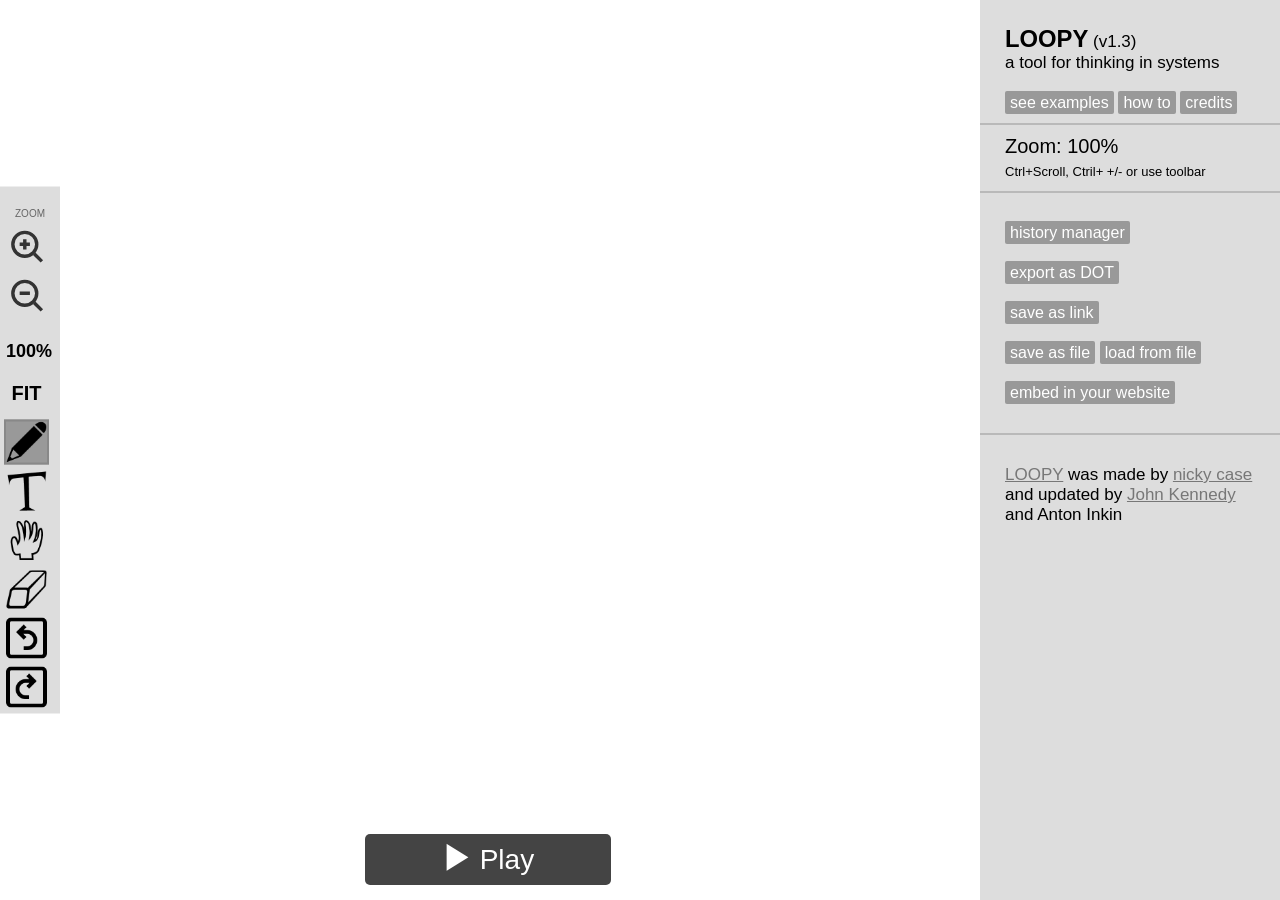
<file: v1.3/index.html>
<!doctype html>
<html>
<head>

    <!-- META -->
	<title>LOOPY (v1.3)</title>
    <meta content="text/html;charset=utf-8" http-equiv="Content-Type">
	<meta content="utf-8" http-equiv="encoding">
	<meta charset="utf-8">
	<link rel="icon" type="image/png" href="favicon.png">

    <!-- Styles! -->
	<link href="css/loopy.css" rel="stylesheet"/>
	<link href="css/balloon.css" rel="stylesheet"/>

</head>
<body style="opacity:0">

	<!-- Loopy & Ink -->
	<div id="canvasses"></div>

	<!-- The Tools' UI -->
	<div id="toolbar"></div>
	<div id="playbar"></div>
	<div id="sidebar"></div>

	<!-- MODAL -->
	<div id="modal_container">
		<div id="modal_bg"></div>
		<div id="modal">
			<div id="modal_close">[×] CLOSE</div>
			<div id="modal_page"></div>
		</div>
	</div>

</body>
</html>

<!-- Scripts! -->

<!-- Libraries -->
<script src="js/helpers.js"></script>
<script src="js/minpubsub.js"></script>
<script src="js/Mouse.js"></script>
<script src="js/Key.js"></script>

<!-- Core Simulation Code -->
<script src="js/Loopy.js?v=5"></script>
<script src="js/Model.js?v=3"></script>
<script src="js/Node.js?v=3"></script>
<script src="js/SplitNodeRenderer.js?"></script>
<script src="js/Edge.js?v=2"></script>
<script src="js/Label.js"></script>

<!-- Tools -->
<script src="js/PageUI.js"></script>
<script src="js/Sidebar.js?v=2"></script>
<script src="js/Toolbar.js"></script>
<script src="js/PlayControls.js"></script>
<script src="js/Modal.js?v=4"></script>
<script src="js/Ink.js"></script>
<script src="js/Dragger.js"></script>
<script src="js/Eraser.js"></script>
<script src="js/Labeller.js"></script>

<script src="js/HistoryTracker.js"></script>
<script src="js/History.js"></script>

<!-- Start it -->
<script>
window.onload = function(){
	window.loopy = new Loopy();
};
</script>
</file>
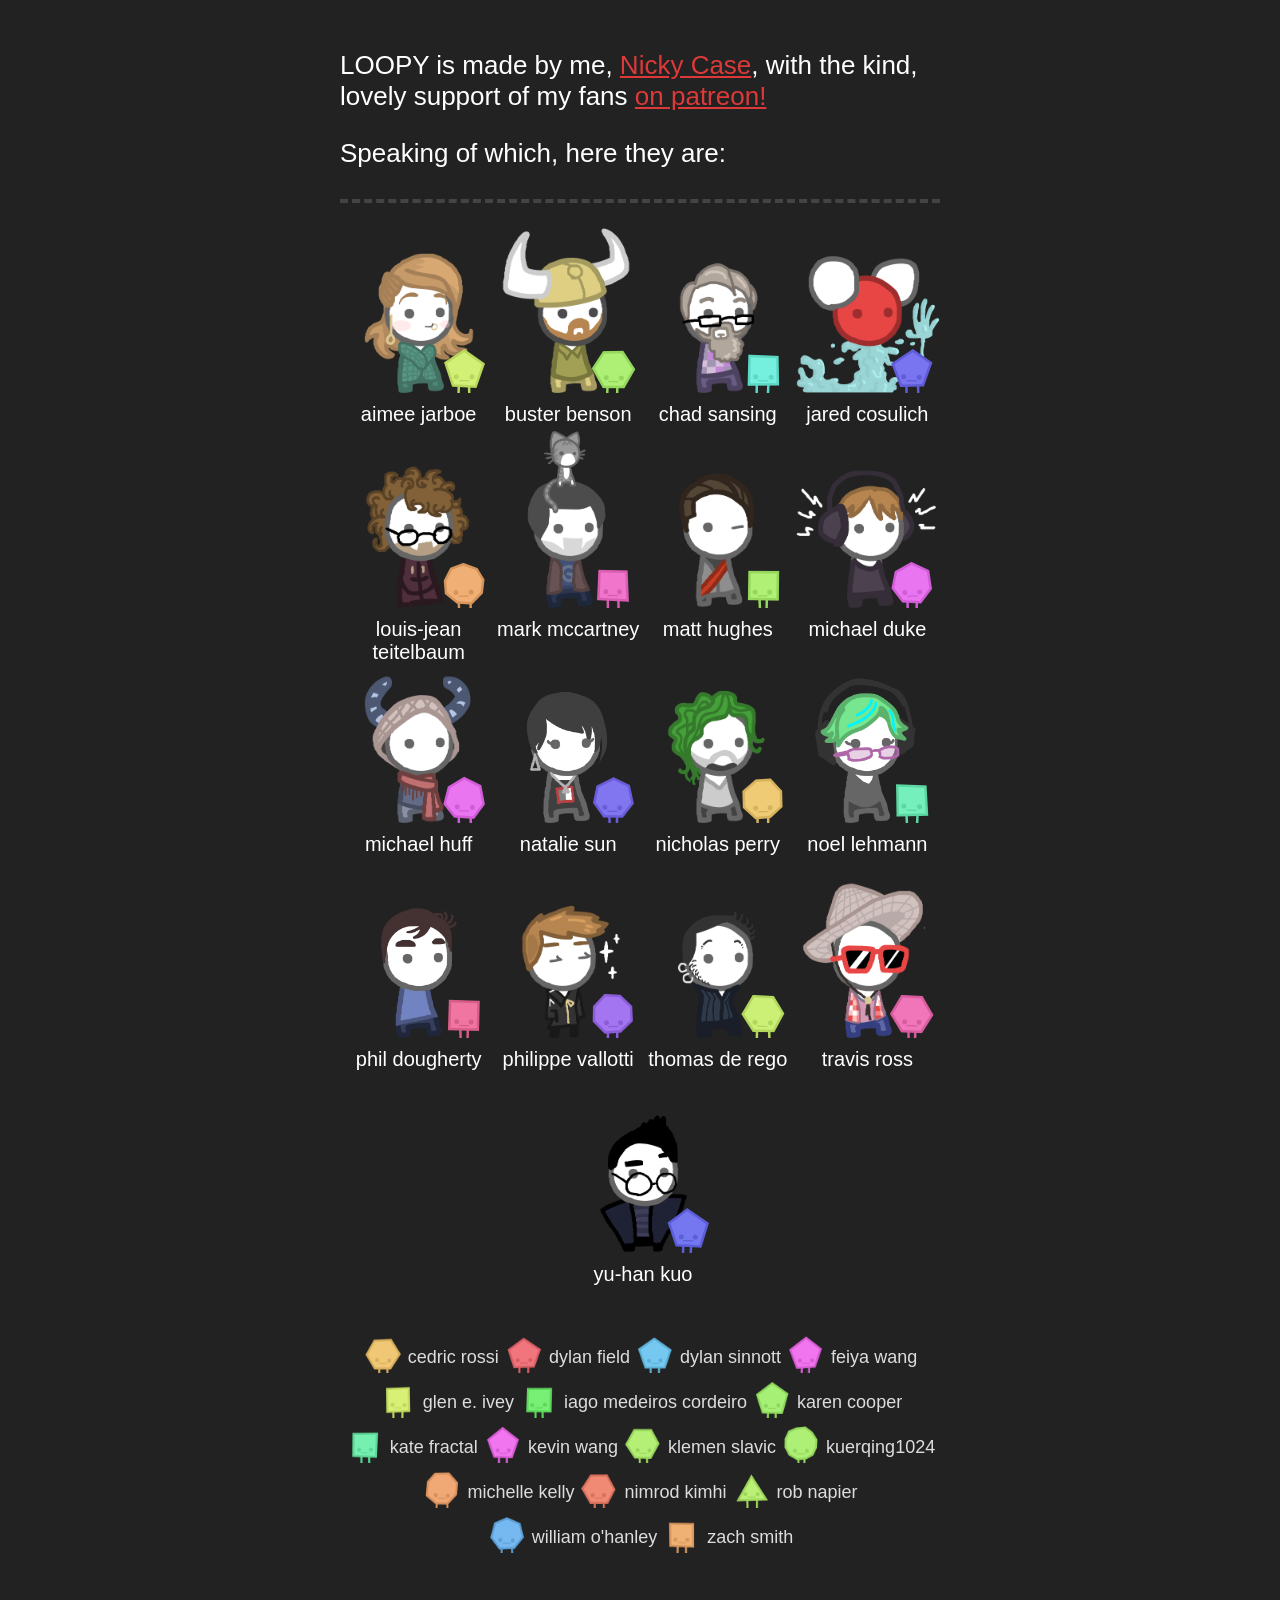
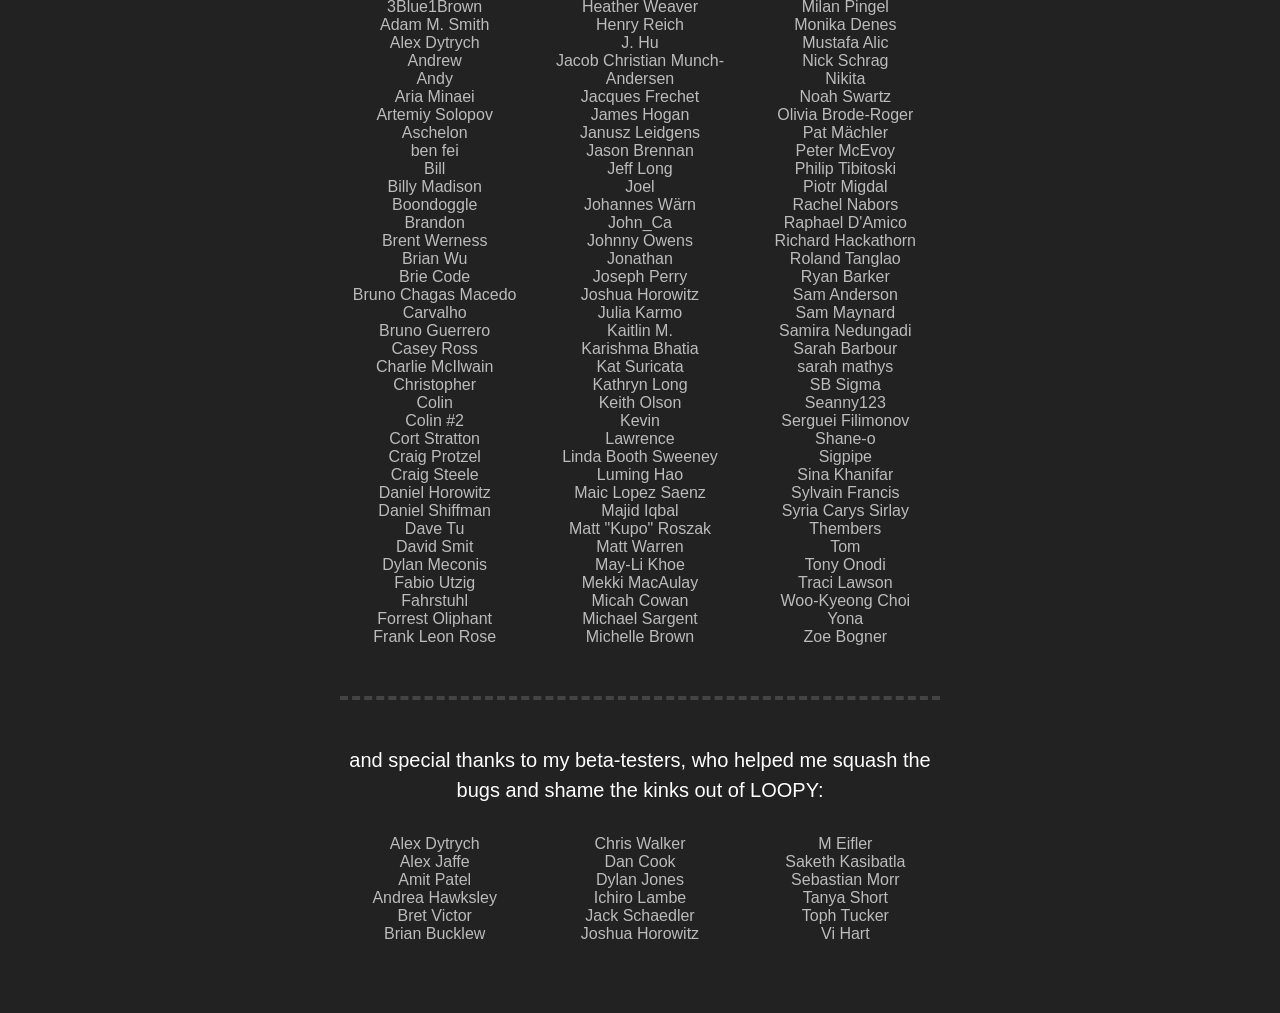
<file: v1.3/pages/credits/index.html>
<!doctype html>
<html>
<head>

    <!-- META -->
	<title>LOOPY: Credits!</title>
    <meta content="text/html;charset=utf-8" http-equiv="Content-Type">
	<meta content="utf-8" http-equiv="encoding">
	<meta charset="utf-8">
	<link rel="icon" type="image/png" href="favicon.png">

	<!-- Styles -->
	<link href="../page.css" rel="stylesheet"/>

</head>
<body style="background:#222; overflow-y: scroll; overflow-x: hidden;">
	<div id="credits">

		<!-- Created by Nicky Case, & patreon link -->
		<div class="credit_intro">
			<p>
			LOOPY is made by me, <a target="_blank" href="http://ncase.me/">Nicky Case</a>,
			with the kind, lovely support of my fans <a target="_blank" href="https://www.patreon.com/ncase">on patreon!</a>
			</p>
			<p>
			Speaking of which, here they are:
			</p>
		</div>

		<hr>

		<!-- peep patreons -->
		<div class="credits_peeps">
			<div>
				<img src="peep/aimee.png"/>
				<img src="polygon/aimee.png"/>
				<span>Aimee Jarboe</span>
			</div>
			<div>
				<img src="peep/buster.png"/>
				<img src="polygon/buster.png"/>
				<span>Buster Benson</span>
			</div>
			<div>
				<img src="peep/chad.png"/>
				<img src="polygon/chad.png"/>
				<span>Chad Sansing</span>
			</div>
			<div>
				<img src="peep/jared.png"/>
				<img src="polygon/jared.png"/>
				<span>Jared Cosulich</span>
			</div>
			<div>
				<img src="peep/ljt.png"/>
				<img src="polygon/ljt.png"/>
				<span>Louis-Jean Teitelbaum</span>
			</div>
			<div>
				<img src="peep/mark.png"/>
				<img src="polygon/mark.png"/>
				<span>Mark McCartney</span>
			</div>
			<div>
				<img src="peep/matt.png"/>
				<img src="polygon/matt.png"/>
				<span>Matt Hughes</span>
			</div>
			<div>
				<img src="peep/michael_duke.png"/>
				<img src="polygon/michael_duke.png"/>
				<span>Michael Duke</span>
			</div>
			<div>
				<img src="peep/michael_huff.png"/>
				<img src="polygon/michael_huff.png"/>
				<span>Michael Huff</span>
			</div>
			<div>
				<img src="peep/natalie.png"/>
				<img src="polygon/natalie.png"/>
				<span>Natalie Sun</span>
			</div>
			<div>
				<img src="peep/nicholas.png"/>
				<img src="polygon/nicholas.png"/>
				<span>Nicholas Perry</span>
			</div>
			<div>
				<img src="peep/noel.png"/>
				<img src="polygon/noel.png"/>
				<span>Noel Lehmann</span>
			</div>
			<div>
				<img src="peep/phil.png"/>
				<img src="polygon/phil.png"/>
				<span>Phil Dougherty</span>
			</div>
			<div>
				<img src="peep/philippe.png"/>
				<img src="polygon/philippe.png"/>
				<span>Philippe Vallotti</span>
			</div>
			<div>
				<img src="peep/thomas.png"/>
				<img src="polygon/thomas.png"/>
				<span>Thomas de Rego</span>
			</div>
			<div>
				<img src="peep/travis.png"/>
				<img src="polygon/travis.png"/>
				<span>Travis Ross</span>
			</div>
			<div>
				<img src="peep/yu-han.png"/>
				<img src="polygon/yu-han.png"/>
				<span>Yu-Han Kuo</span>
			</div>
		</div>

		<!-- polygon patreons -->
		<div class="credits_polygons">
			<div>
				<img src="polygon/cedric.png"/>
				<span>Cedric Rossi</span>
			</div>
			<div>
				<img src="polygon/dylan.png"/>
				<span>Dylan Field</span>
			</div>
			<div>
				<img src="polygon/dylan_s.png"/>
				<span>Dylan Sinnott</span>
			</div>
			<div>
				<img src="polygon/feiya.png"/>
				<span>Feiya Wang</span>
			</div>
			<div>
				<img src="polygon/glen.png"/>
				<span>Glen E. Ivey</span>
			</div>
			<div>
				<img src="polygon/iago.png"/>
				<span>Iago Medeiros Cordeiro</span>
			</div>
			<div>
				<img src="polygon/karen.png"/>
				<span>Karen Cooper</span>
			</div>
			<div>
				<img src="polygon/kate.png"/>
				<span>Kate Fractal</span>
			</div>
			<div>
				<img src="polygon/kevin.png"/>
				<span>Kevin Wang</span>
			</div>
			<div>
				<img src="polygon/klemen.png"/>
				<span>Klemen Slavic</span>
			</div>
			<div>
				<img src="polygon/kuerqing1024.png"/>
				<span>kuerqing1024</span>
			</div>
			<div>
				<img src="polygon/michelle.png"/>
				<span>Michelle Kelly</span>
			</div>
			<div>
				<img src="polygon/nimrod.png"/>
				<span>Nimrod Kimhi</span>
			</div>
			<div>
				<img src="polygon/rob.png"/>
				<span>Rob Napier</span>
			</div>
			<div>
				<img src="polygon/william.png"/>
				<span>William O'Hanley</span>
			</div>
			<div>
				<img src="polygon/zach.png"/>
				<span>Zach Smith</span>
			</div>
		</div>
		
		<!-- name patreons -->
		<div class="credits_names">
			3Blue1Brown <br>
			Adam M. Smith<br>
			Alex Dytrych<br>
			Andrew <br>
			Andy <br>
			Aria Minaei<br>
			Artemiy Solopov<br>
			Aschelon <br>
			ben fei<br>
			Bill <br>
			Billy Madison<br>
			Boondoggle <br>
			Brandon <br>
			Brent Werness<br>
			Brian Wu<br>
			Brie Code<br>
			Bruno Chagas Macedo Carvalho<br>
			Bruno Guerrero<br>
			Casey Ross<br>
			Charlie McIlwain<br>
			Christopher <br>
			Colin <br>
			Colin #2<br>
			Cort Stratton<br>
			Craig Protzel<br>
			Craig Steele<br>
			Daniel Horowitz<br>
			Daniel Shiffman<br>
			Dave Tu<br>
			David Smit<br>
			Dylan Meconis<br>
			Fabio Utzig<br>
			Fahrstuhl <br>
			Forrest Oliphant<br>
			Frank Leon Rose<br>
			Heather Weaver<br>
			Henry Reich<br>
			J. Hu<br>
			Jacob Christian Munch-Andersen<br>
			Jacques Frechet<br>
			James Hogan<br>
			Janusz Leidgens<br>
			Jason Brennan<br>
			Jeff Long<br>
			Joel <br>
			Johannes Wärn<br>
			John_Ca <br>
			Johnny Owens<br>
			Jonathan <br>
			Joseph Perry<br>
			Joshua Horowitz<br>
			Julia Karmo<br>
			Kaitlin M.<br>
			Karishma Bhatia<br>
			Kat Suricata<br>
			Kathryn Long<br>
			Keith Olson<br>
			Kevin <br>
			Lawrence <br>
			Linda Booth Sweeney<br>
			Luming Hao<br>
			Maic Lopez Saenz<br>
			Majid Iqbal<br>
			Matt "Kupo" Roszak<br>
			Matt Warren<br>
			May-Li Khoe<br>
			Mekki MacAulay<br>
			Micah Cowan<br>
			Michael Sargent<br>
			Michelle Brown<br>
			Milan Pingel<br>
			Monika Denes<br>
			Mustafa Alic<br>
			Nick Schrag<br>
			Nikita <br>
			Noah Swartz<br>
			Olivia Brode-Roger<br>
			Pat Mächler<br>
			Peter McEvoy<br>
			Philip Tibitoski<br>
			Piotr Migdal<br>
			Rachel Nabors<br>
			Raphael D'Amico<br>
			Richard Hackathorn<br>
			Roland Tanglao<br>
			Ryan Barker<br>
			Sam Anderson<br>
			Sam Maynard<br>
			Samira Nedungadi<br>
			Sarah Barbour<br>
			sarah mathys<br>
			SB Sigma<br>
			Seanny123 <br>
			Serguei Filimonov<br>
			Shane-o <br>
			Sigpipe <br>
			Sina Khanifar<br>
			Sylvain Francis<br>
			Syria Carys Sirlay<br>
			Thembers <br>
			Tom <br>
			Tony Onodi<br>
			Traci Lawson<br>
			Woo-Kyeong Choi<br>
			Yona <br>
			Zoe Bogner
		</div>

		<hr>

		<!-- Playtesters -->
		<div>
			<p style="text-align:center; line-height:1.5em; margin-top:45px;">
				and special thanks to my beta-testers,
				who helped me squash the bugs and shame the kinks out of LOOPY:
			</p>
			<div class="credits_names">
				Alex Dytrych<br>
				Alex Jaffe<br>
				Amit Patel<br>
				Andrea Hawksley<br>
				Bret Victor<br>
				Brian Bucklew<br>
				Chris Walker<br>
				Dan Cook<br>
				Dylan Jones<br>
				Ichiro Lambe<br>
				Jack Schaedler<br>
				Joshua Horowitz<br>
				M Eifler<br>
				Saketh Kasibatla<br>
				Sebastian Morr<br>
				Tanya Short<br>
				Toph Tucker<br>
				Vi Hart
			</div>
		</div>

	</div>
</body>
</html>
</file>
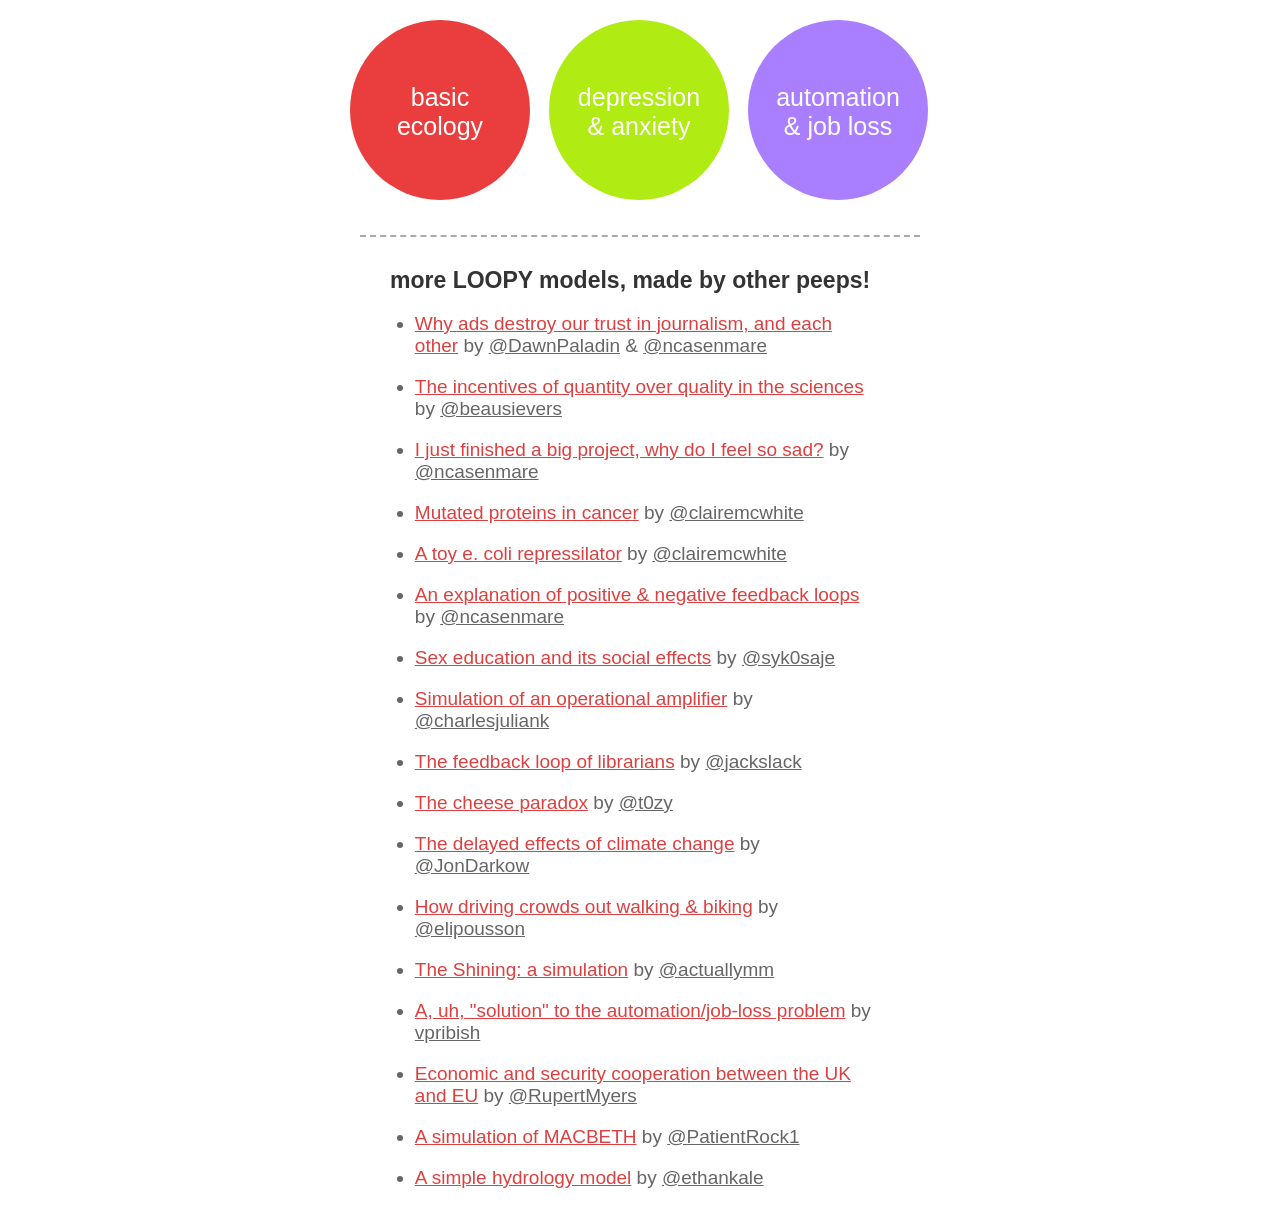
<file: v1.3/pages/examples/index.html>
<!doctype html>
<html>
<head>

	<!-- META -->
	<title>LOOPY: Examples!</title>
    <meta content="text/html;charset=utf-8" http-equiv="Content-Type">
	<meta content="utf-8" http-equiv="encoding">
	<meta charset="utf-8">
	<link rel="icon" type="image/png" href="favicon.png">

	<!-- Styles -->
	<link href="../page.css" rel="stylesheet"/>

</head>
<body style='background:none;'>
	<div id="examples">
		<div style="overflow:hidden; padding: 20px;">
			<a class='example' target='_top' href="http://ncase.me/loopy/v1.1/?data=[[[1,227,303,0.66,%22rabbits%22,0],[2,663,304,0.66,%22foxes%22,1]],[[2,1,153,-1,0],[1,2,160,1,0]],[[442,316,%22A%2520basic%2520ecological%250Afeedback%2520loop.%250A%250ATry%2520adding%2520extra%250Acreatures%2520to%2520this%250Aecosystem!%22],[442,109,%22more%2520rabbits%2520means%2520MORE%2520foxes%253A%250Ait's%2520a%2520positive%2520(%252B)%2520relationship%22],[451,513,%22more%2520foxes%2520means%2520FEWER%2520rabbits%253A%250Ait's%2520a%2520negative%2520(%25E2%2580%2593)%2520relationship%22],[754,455,%22*%2520P.S%253A%2520this%2520is%2520NOT%2520the%2520%250ALotka-Volterra%2520model.%250AIt's%2520just%2520an%2520oscillator.%250Aclose%2520enough!%22]],2%5D">
				<div style='background:#EA3E3E'>
					<div>basic<br>ecology</div>
				</div>
			</a>
			<a class='example' target='_top' href="http://ncase.me/loopy/v1.1/?data=[[[1,198,285,0,%22depression%22,0],[2,531,282,0,%22doing%2520things%22,4],[3,367,115,0,%22de-motivation%22,1],[4,702,116,0,%22fear%2520of%2520mistakes%22,1],[5,860,289,0,%22anxiety%22,0],[6,699,468,0,%22accepting%2520mistakes%22,4],[7,364,473,0,%22feeling%2520good%22,4]],[[2,7,59,1,0],[2,6,-61,1,0],[6,5,-59,-1,0],[5,4,-57,1,0],[4,2,-53,-1,0],[3,2,56,-1,0],[1,3,66,1,0],[7,1,63,-1,0]],[[365,296,%22a%2520possible%250Asystems-level%250Aexplanation%2520for%250Awhy%2520depression%2520%2526%250Aanxiety%2520are%2520not%2520just%250Aco-morbid%252C%2520but%250AMUTUALLY%2520SELF-%250AREINFORCING%22],[695,300,%22CHALLENGE%253A%250A%250Adraw%2520%2526%2520simulate%250Ayour%2520OWN%2520mental%250Afeedback%2520loops%22]],7]">
				<div style='background:#b1eb14'>
					<div>depression<br>&amp; anxiety</div>
				</div>
			</a>
			<a class='example' target='_top' href="http://ncase.me/loopy/v1.1/?data=[[[1,181,181,0,%22automation%22,0],[2,486,175,0,%22profits%22,0],[3,369,482,0,%22job%2520loss%22,4],[4,567,513,0,%22frustration%22,4],[5,752,432,0,%22political%2520unrest%22,4],[6,655,283,0,%22tax%2520revenue%22,3]],[[1,3,-88,1,0],[1,2,-150,1,0],[2,1,-137,1,0],[3,4,-27,1,0],[4,5,-32,1,0],[2,6,12,1,0]],[[331,197,%22vicious%2520cycle%250Aof%2520automation%250Aleads%2520to%2520short-%250Aterm%2520job%2520loss%252C%250Athen%2520frustration%252C%250Athen%2520political%250Aunrest%22],[733,143,%22CHALLENGE%253A%250Athink%2520up%2520and%2520model%2520your%250Aown%2520solutions%2520to%2520this%2520problem!%250A(hint%253A%2520what%2520tax-funded%2520programs%250Acould%2520mitigate%2520job%2520loss%2520due%2520to%250Aautomation%253F)%22],[489,383,%22%253F%253F%253F%2520what%2520goes%2520here%2520%253F%253F%253F%22]],6]">
				<div style='background:#A97FFF'>
					<div>automation<br>&amp; job loss</div>
				</div>
			</a>
		</div>
		<hr>
		<div id="more_examples">
			<b style="font-size:23px">more LOOPY models, made by other peeps!</b>
			<ul>

<li>
<a target="_top" href="https://t.co/VPG9153B2T">Why ads destroy our trust in journalism, and each other</a>
by <a class="twitter" target="_blank" href="https://twitter.com/DawnPaladin">@DawnPaladin</a>
&amp; <a class="twitter" target="_blank" href="https://twitter.com/ncasenmare">@ncasenmare</a>
</li>
<li>
<a target="_top" href="http://bit.ly/2nwUu7E">The incentives of quantity over quality in the sciences</a>
by <a class="twitter" target="_blank" href="https://twitter.com/beausievers">@beausievers</a>
</li>
<li>
<a target="_top" href="https://t.co/QxRKsrm4C2">I just finished a big project, why do I feel so sad?</a>
by <a class="twitter" target="_blank" href="https://twitter.com/ncasenmare">@ncasenmare</a>
</li>
<li>
<a target="_top" href="http://bit.ly/2nUfLNn">Mutated proteins in cancer</a>
by <a class="twitter" target="_blank" href="https://twitter.com/clairemcwhite">@clairemcwhite</a>
</li>
<li>
<a target="_top" href="http://bit.ly/2nJrxK0">A toy e. coli repressilator</a>
by <a class="twitter" target="_blank" href="https://twitter.com/clairemcwhite">@clairemcwhite</a>
</li>
<li>
<a target="_top" href="http://bit.ly/2o0hqQV">An explanation of positive &amp; negative feedback loops</a>
by <a class="twitter" target="_blank" href="https://twitter.com/ncasenmare">@ncasenmare</a>
</li>
<li>
<a target="_top" href="https://t.co/dOWNTWvHcu">Sex education and its social effects</a>
by <a class="twitter" target="_blank" href="https://twitter.com/syk0saje">@syk0saje</a>
</li>
<li>
<a target="_top" href="https://t.co/AVO9wczz0F">Simulation of an operational amplifier</a>
by <a class="twitter" target="_blank" href="https://twitter.com/charlesjuliank">@charlesjuliank</a>
</li>
<li>
<a target="_top" href="https://t.co/xhYtI3V7LV">The feedback loop of librarians</a>
by <a class="twitter" target="_blank" href="https://twitter.com/jackslack">@jackslack</a>
</li>
<li>
<a target="_top" href="https://t.co/yBZwZYKWU3">The cheese paradox</a>
by <a class="twitter" target="_blank" href="https://twitter.com/t0zy">@t0zy</a>
</li>
<li>
<a target="_top" href="https://goo.gl/sJifyC">The delayed effects of climate change</a>
by <a class="twitter" target="_blank" href="https://twitter.com/JonDarkow">@JonDarkow</a>
</li>
<li>
<a target="_top" href="https://t.co/FbiPwb6WHh">How driving crowds out walking &amp; biking</a>
by <a class="twitter" target="_blank" href="https://twitter.com/elipousson">@elipousson</a>
</li>
<li>
<a target="_top" href="https://t.co/dOGejZhjai">The Shining: a simulation</a>
by <a class="twitter" target="_blank" href="https://twitter.com/actuallymm">@actuallymm</a>
</li>
<li>
<a target="_top" href="http://bit.ly/2nbHqX3">A, uh, "solution" to the automation/job-loss problem</a>
by <a class="twitter" target="_blank" href="https://news.ycombinator.com/user?id=vpribish">vpribish</a>
</li>
<li>
<a target="_top" href="https://t.co/l5JoBsEa5q">Economic and security cooperation between the UK and EU</a>
by <a class="twitter" target="_blank" href="https://twitter.com/RupertMyers">@RupertMyers</a>
</li>
<li>
<a target="_top" href="http://bit.ly/2o1n29U">A simulation of MACBETH</a>
by <a class="twitter" target="_blank" href="https://twitter.com/PatientRock1">@PatientRock1</a>
</li>
<li>
<a target="_top" href="https://t.co/m2eZpcYRPc">A simple hydrology model</a>
by <a class="twitter" target="_blank" href="https://twitter.com/ethankale">@ethankale</a>
</li>

			</ul>
		</div>
	</div>
</body>
</html>
</file>
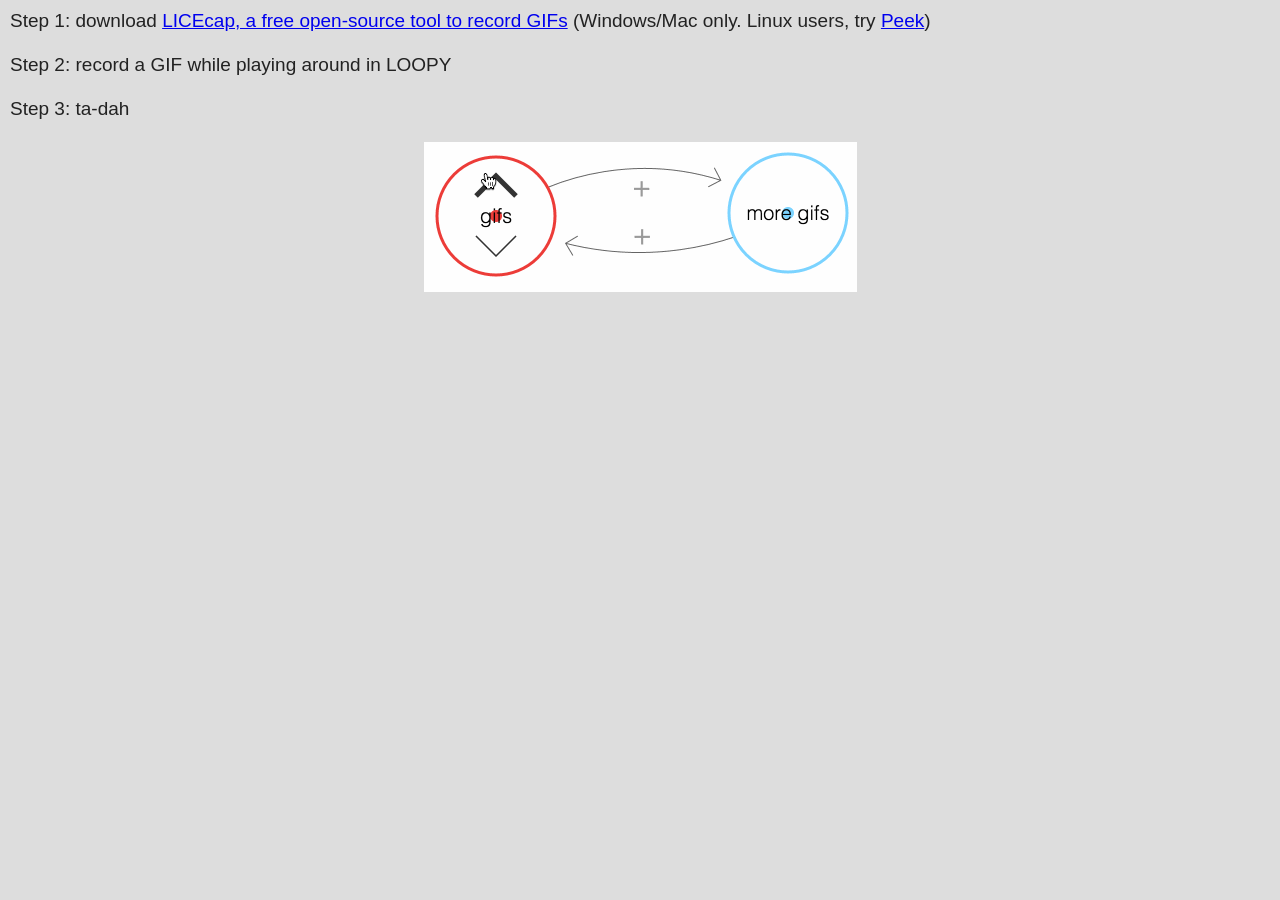
<file: v1.3/pages/gif.html>
<!doctype html>
<html>
<head>
    <meta charset="utf-8">
    <meta http-equiv="x-ua-compatible" content="ie=edge">
	<link href="page.css" rel="stylesheet"/>
</head>
<body style="margin:10px">
	Step 1: download <a target="_blank" href="http://www.cockos.com/licecap/">LICEcap,
	a free open-source tool to record GIFs</a> (Windows/Mac only. Linux users, try
	<a target="_blank" href="https://github.com/phw/peek/releases">Peek</a>)
	<br><br>
	Step 2: record a GIF while playing around in LOOPY
	<br><br>
	Step 3: ta-dah
	<br><br>
	<div style="text-align:center">
		<img src="gifs.gif"/>
	</div>
</body>
</html>
</file>
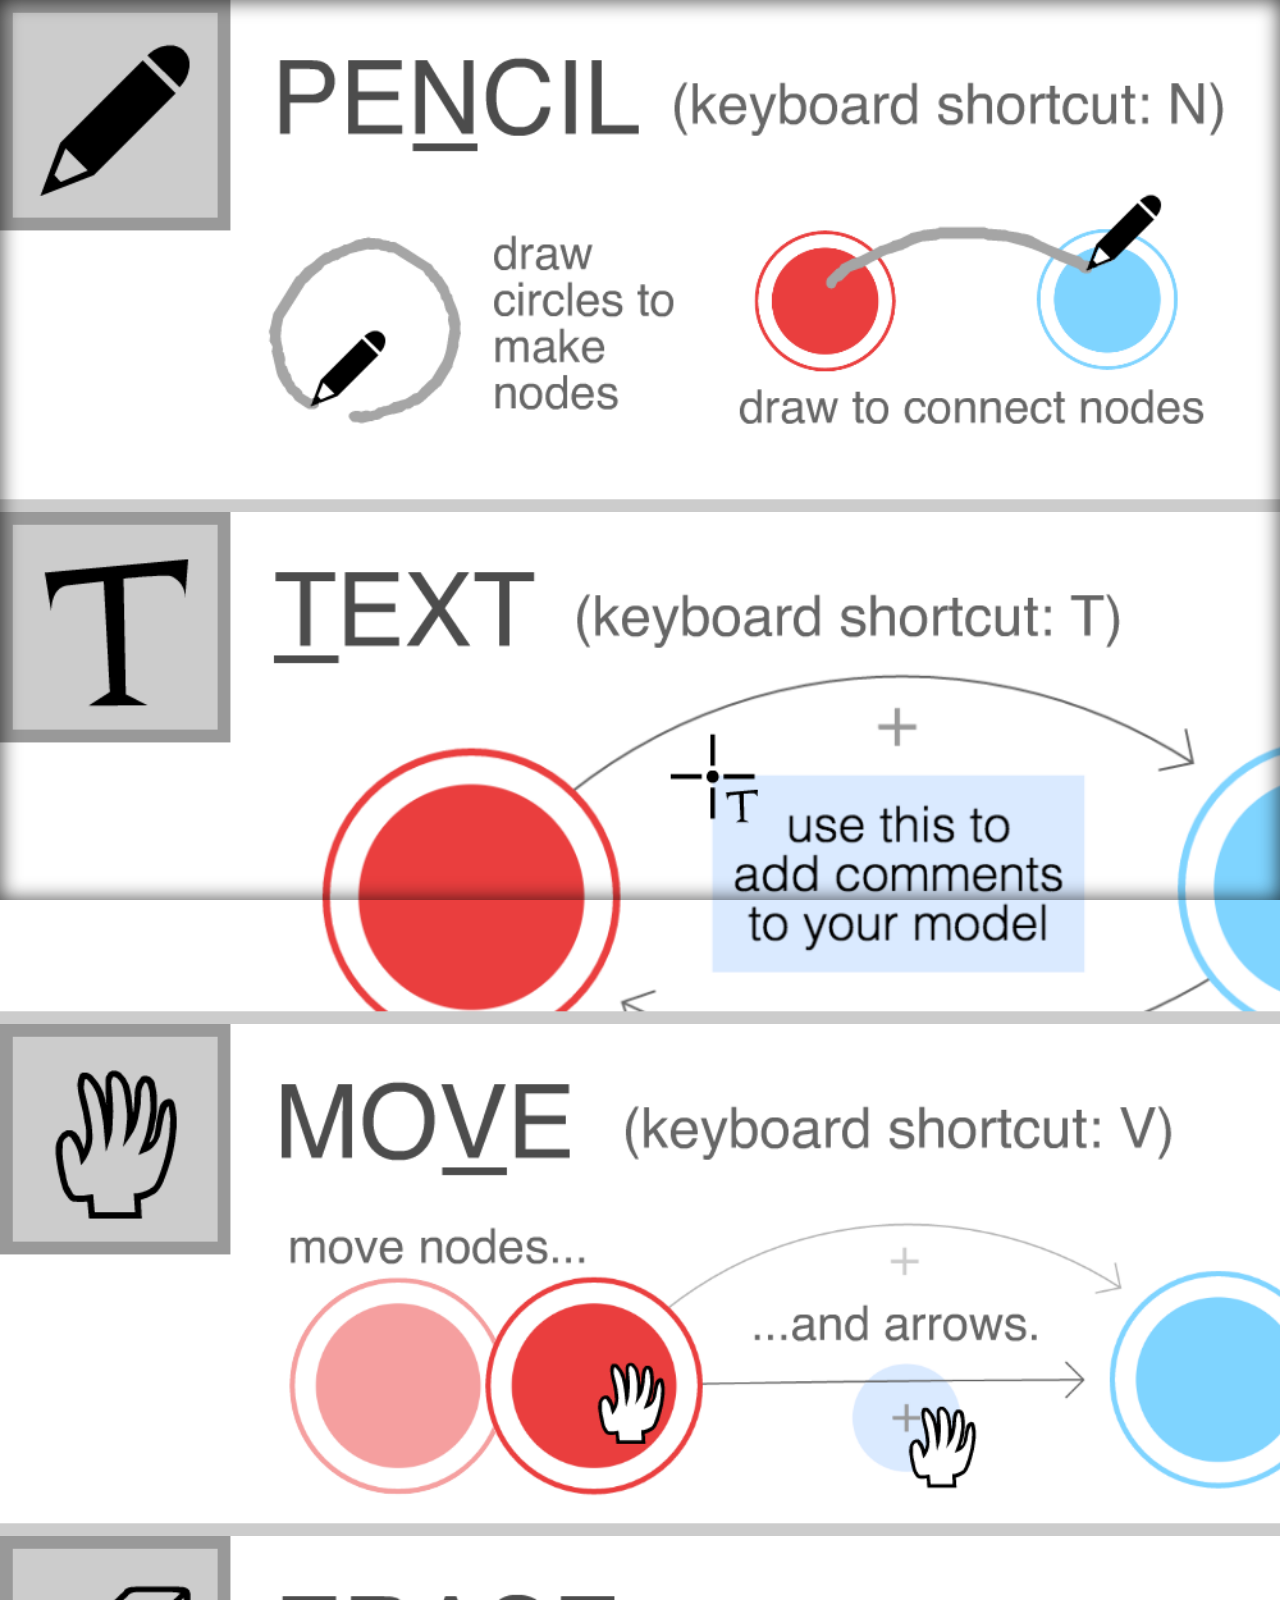
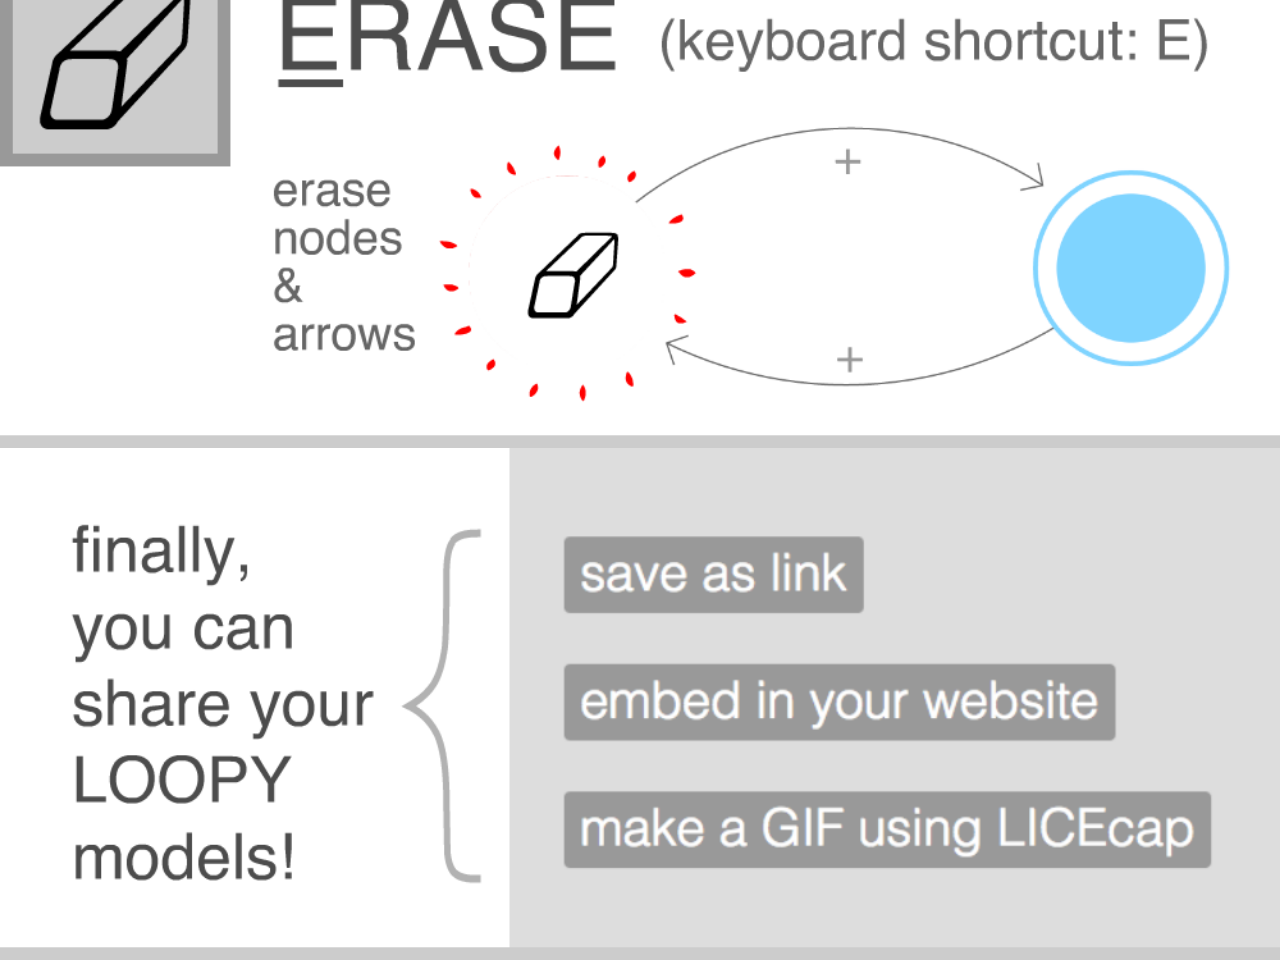
<file: v1.3/pages/howto.html>
<!doctype html>
<html>
<head>
    <meta charset="utf-8">
    <meta http-equiv="x-ua-compatible" content="ie=edge">
	<link href="page.css" rel="stylesheet"/>
</head>
<body style="overflow-y: scroll; overflow-x: hidden;">
	<img class="full" src="howto/1.png"/>
	<img class="full" src="howto/2.png"/>
	<img class="full" src="howto/3.png"/>
	<img class="full" src="howto/4.png"/>
	<img class="full" src="howto/5.png"/>
	<div class="shadow"></div>
</body>
</html>
</file>
<file: v1.3/css/loopy.css>
body{
	margin:0;
	background: #fff;

	font-family: Helvetica, Arial, sans-serif;
	font-weight: normal;
	font-size: 20px;

	overflow: hidden;
}
canvas{
	position:absolute;
	top:0; left:0;
}

#canvasses{
	position:absolute;
	top:0; left:0;
	width: calc(100% - 300px);
	height: 100%;
}
#canvasses[fullscreen=yes]{
	width: 100%;
}
#canvasses[cursor=ink]{
	cursor: url('cursors/ink.png') 0 30, auto;
}
#canvasses[cursor=drag]{
	cursor: url('cursors/drag.png') 15 15, auto;
}
#canvasses[cursor=erase]{
	cursor: url('cursors/erase.png') 5 25, auto;
}
#canvasses[cursor=label]{
	cursor: url('cursors/label.png') 15 15, auto;
}



/**********
 PLAY CONTROLS
**********/

#playbar{
	position: absolute;
	bottom: 15px;
	left: calc(50% - 275px); /* 50% - half of (playbar width + sidebar width)*/

	width: 250px;
	height: 75px;

	-webkit-user-select: none;
	-moz-user-select: none;
	-ms-user-select: none;
	user-select: none;
}
#playbar[fullscreen=yes]{
	left: calc(50% - 125px); /* 50% - half of (playbar width)*/
}
#playbar .component_button{
	position: absolute;
	bottom: 0;
	width: 230px;
	height: 25px;
	background: #444;
}
#playbar .component_button:hover{
	background: #555;
}
#playbar .play_slider{
	width: 190px;
    position: absolute;
    left: 30px;
    margin: 0;
}
.play_button_icon{
	width: 25px;
	height: 25px;
	background-image: url(icons/controls.png);
	display: inline-block;
	background-size: 400% 100%;
}
.play_button_icon[icon="0"]{ background-position: 0 0; }
.play_button_icon[icon="1"]{ background-position: -25px 0; }
.play_button_icon[icon="2"]{ background-position: -50px 0; }
.play_button_icon[icon="3"]{ background-position: -75px 0; }
.play_button_label{
	display: inline-block;
	position: relative;
    top: -5px;
}
div[big=yes] .play_button_icon{
	width: 30px;
	height: 30px;
}
div[big=yes] .play_button_label{
	top: -3px;
}



/**********
 TOOLBAR
**********/

#toolbar{
	position: fixed;
	left: 0px;
	top: 50%;
	transform: translateY(-50%);

	width:60px;
	height:auto;
	padding: 0px;
	background-color: #ddd;

	-webkit-user-select: none;
	-moz-user-select: none;
	-ms-user-select: none;
	user-select: none;
}
#toolbar[mode=play]{
	display: none;
}

.toolbar_button{
	width:41px; height:41px;
	margin: 4px;
	border: 2px solid #ddd;
	cursor: pointer;
	background-size: 100% 100%;
}
.toolbar_button[selected=yes]{
	border: 2px solid #888;
	background-color: #999;
}

/**********
 SIDEBAR
**********/

#sidebar{
	position: absolute;
	top:0; right:0;
	width: 300px;
	height: 100%;
	background: #ddd;

	font-weight: 100;
	font-size: 17px;

	-webkit-user-select: none;
	-moz-user-select: none;
	-ms-user-select: none;
	user-select: none;
}
#sidebar > div{
	margin: 25px;
}
#sidebar > div > div{
	margin-bottom: 20px;
}
#sidebar[mode=play]{
	background: #222;
	color: #777;
}
#sidebar .mini_button{
	background: #999;
	color: #fff;
	padding: 3px 5px;
	border-radius: 2px;
	font-size: 16px;

	cursor: pointer;
}
#sidebar .mini_button:hover{
	background: #aaa;
}
#sidebar[mode=play] .mini_button{
	background: #555;
	color: #111;
}
#sidebar[mode=play] .mini_button:hover{
	background: #666;
}
#sidebar a{ color: #777; }
#sidebar a:hover{ color: #999; }
#sidebar hr{
	border: none;
	border-bottom: 2px solid rgba(150,150,150,0.5);
	width: 300px;
	position: relative;
	left:-25px;
	margin: 10px 0;
}
.component_input{
	border: none;

	width:calc(100% - 10px);
	height:22px;
	padding: 5px;

	font-size: 20px;
	font-weight: 100;
}
.component_textarea{
	border: none;
	width:calc(100% - 10px);
	height: 100px;
	padding: 5px;
	font-size: 16px;
	font-weight: 100;
}
.component_output{
	border: 1px solid #aaa;
	width:100%;
	background: #ccc;
	color: #666;
	font-size: 15px;
	font-weight: 100;
}
.component_slider{
	position: relative;
	width: 250px;
	height: 52px;
}
.component_slider_graphic{
	position: absolute;
	width: 250px;
	height: 40px;
	cursor: pointer;
}
.component_slider_pointer{
	position: absolute;
	top: 42px;
	width: 15px;
	height: 10px;
}
.component_label{
	margin-bottom: 5px;
}
.component_button{

	width: calc(100% - 20px);
	background: #888;
	color: #fff;
	font-size: 20px;
	font-weight: 100;
	text-align: center;
	padding: 10px;
	border-radius: 5px;

	cursor: pointer;
}
.component_button:hover{
	background: #999;
}
.component_button[header=yes]{
	position: absolute;
	top:0; left:0;
	width: 280px;
	background: #222;
    border-radius: 0px;
    color: #888;
}
.component_button[header=yes]:hover{
	background: #333;
}



/**********
MODAL
**********/

#modal_container{
	display: none;
	position: absolute;
	width: 100%; height: 100%;

	-webkit-user-select: none;
	-moz-user-select: none;
	-ms-user-select: none;
	user-select: none;
}
#modal_container[show=yes]{
	display: block;
}
#modal_bg{
	position: absolute;
	width: 100%; height: 100%;
	background: rgba(0,0,0,0.8);
}
#modal{

	position: absolute;
	top:0; left:0; right:0; bottom:0;
	margin: auto;

	width: 600px; height: 300px;
	padding: 10px;
	background: #ddd;
}
#modal_close{
	width: 120px;
	font-weight: 100;
	color: #777;
	cursor: pointer;
}
#modal_close:hover{
	color: #888;
}
#modal_page{
	margin: 15px;
	font-size: 25px;
	font-weight: 100;
	color: #333;
}
#modal iframe{
	border: none;
}

/**
 * RESPONSIVE LAYOUT FOR LOOPY
 * Makes sidebar scalable for small laptops and tablets
 */

/* CSS Variables for responsive sizing */
:root {
	--sidebar-width: 300px;
	--sidebar-margin: 25px;
	--sidebar-font-size: 17px;
	--toolbar-width: 60px;
	--component-font-size: 20px;
}

/* Tablet and small laptop (1024px and below) */
@media screen and (max-width: 1024px) {
	:root {
		--sidebar-width: 250px;
		--sidebar-margin: 15px;
		--sidebar-font-size: 15px;
		--component-font-size: 18px;
	}

	#sidebar {
		width: var(--sidebar-width);
		font-size: var(--sidebar-font-size);
		overflow-y: auto;
	}

	#sidebar > div {
		margin: var(--sidebar-margin);
	}

	#canvasses {
		width: calc(100% - var(--sidebar-width));
	}

	.component_input,
	.component_button {
		font-size: var(--component-font-size);
	}

	.component_textarea {
		font-size: 14px;
	}

	#playbar {
		left: calc(50% - calc(var(--sidebar-width) / 2 + 125px));
	}
}

/* Small laptop (900px and below) */
@media screen and (max-width: 900px) {
	:root {
		--sidebar-width: 220px;
		--sidebar-margin: 12px;
		--sidebar-font-size: 14px;
		--toolbar-width: 50px;
		--component-font-size: 16px;
	}

	#toolbar {
		width: var(--toolbar-width);
	}

	.toolbar_button {
		width: 35px;
		height: 35px;
		margin: 3px;
	}

	.component_slider {
		width: 190px;
	}

	.component_slider_graphic {
		width: 190px;
	}
}

/* Very small screens (768px and below) - collapsible sidebar */
@media screen and (max-width: 768px) {
	:root {
		--sidebar-width: 200px;
		--sidebar-margin: 10px;
		--sidebar-font-size: 13px;
		--component-font-size: 15px;
	}

	/* Make sidebar collapsible */
	#sidebar {
		transition: transform 0.3s ease;
	}

	#sidebar.collapsed {
		transform: translateX(100%);
	}

	/* Add toggle button for sidebar */
	#sidebar::before {
		content: '☰';
		position: absolute;
		left: -40px;
		top: 10px;
		width: 35px;
		height: 35px;
		background: #ddd;
		border-radius: 5px 0 0 5px;
		display: flex;
		align-items: center;
		justify-content: center;
		font-size: 20px;
		cursor: pointer;
		z-index: 1000;
	}

	#canvasses {
		width: 100%;
	}

	#playbar {
		left: calc(50% - 125px);
	}
}

/* Mobile landscape and portrait */
@media screen and (max-width: 600px) {
	:root {
		--sidebar-width: 100%;
		--sidebar-margin: 8px;
		--sidebar-font-size: 12px;
		--toolbar-width: 45px;
		--component-font-size: 14px;
	}

	#sidebar {
		width: var(--sidebar-width);
		height: 50vh;
		top: auto;
		bottom: 0;
		right: 0;
		border-top: 2px solid #999;
	}

	#sidebar.collapsed {
		transform: translateY(100%);
	}

	#sidebar::before {
		left: 50%;
		transform: translateX(-50%);
		top: -40px;
		width: 60px;
		border-radius: 5px 5px 0 0;
		content: '▼';
	}

	#sidebar.collapsed::before {
		content: '▲';
	}

	#canvasses {
		width: 100%;
		height: 50vh;
	}

	#toolbar {
		width: 100%;
		height: 45px;
		top: 0;
		left: 0;
		display: flex;
		flex-direction: row;
		overflow-x: auto;
	}

	.toolbar_button {
		width: 40px;
		height: 40px;
		flex-shrink: 0;
	}
}

/* Make all interactive elements scalable */
.component_input {
	font-size: var(--component-font-size);
	padding: 4px;
	height: auto;
}

.component_textarea {
	font-size: calc(var(--component-font-size) - 2px);
	padding: 4px;
}

.component_button {
	font-size: var(--component-font-size);
	padding: 8px;
}

.mini_button {
	font-size: calc(var(--sidebar-font-size) - 1px);
	padding: 2px 4px;
}

/* Smooth transitions */
#sidebar,
#canvasses,
#toolbar {
	transition: all 0.3s ease;
}

/* Scrollable sidebar for overflow content */
#sidebar {
	overflow-y: auto;
	overflow-x: hidden;
}

#sidebar::-webkit-scrollbar {
	width: 8px;
}

#sidebar::-webkit-scrollbar-track {
	background: #ccc;
}

#sidebar::-webkit-scrollbar-thumb {
	background: #888;
	border-radius: 4px;
}

#sidebar::-webkit-scrollbar-thumb:hover {
	background: #666;
}
</file>
<file: v1.3/css/balloon.css>
button[data-balloon] {
  overflow: visible;
}
[data-balloon] {
  position: relative;
}
[data-balloon]:before,
[data-balloon]:after {
  -ms-filter: "progid:DXImageTransform.Microsoft.Alpha(Opacity=0)";
  filter: alpha(opacity=0);
  -khtml-opacity: 0;
  -moz-opacity: 0;
  opacity: 0;
  pointer-events: none;
  -webkit-transition: all 0.1s ease-out 0.1s;
  transition: all 0.1s ease-out 0.1s;
  bottom: 100%;
  left: 50%;
  position: absolute;
  z-index: 10;
  -webkit-transform: translate(-50%, 10px);
  -ms-transform: translate(-50%, 10px);
  transform: translate(-50%, 10px);
  -webkit-transform-origin: top;
  -ms-transform-origin: top;
  transform-origin: top;
}
[data-balloon]:after {
  background: rgba(17, 17, 17, 0.9);
  border-radius: 4px;
  color: #fff;
  content: attr(data-balloon);
  font-size: 18px;
  padding: .5em 1em;
  white-space: nowrap;
  margin-bottom: 11px;
}
[data-balloon]:before {
  background: url('data:image/svg+xml;charset=utf-8,%3Csvg%20xmlns%3D%22http%3A//www.w3.org/2000/svg%22%20width%3D%2236px%22%20height%3D%2212px%22%3E%3Cpath%20fill%3D%22rgba%2817,%2017,%2017,%200.9%29%22%20transform%3D%22rotate%280%29%22%20d%3D%22M2.658,0.000%20C-13.615,0.000%2050.938,0.000%2034.662,0.000%20C28.662,0.000%2023.035,12.002%2018.660,12.002%20C14.285,12.002%208.594,0.000%202.658,0.000%20Z%22/%3E%3C/svg%3E') no-repeat;
  background-size: 100% auto;
  height: 6px;
  width: 18px;
  content: "";
  margin-bottom: 5px;
}
[data-balloon]:hover:before,
[data-balloon][data-balloon-visible]:before,
[data-balloon]:hover:after,
[data-balloon][data-balloon-visible]:after {
  -ms-filter: "progid:DXImageTransform.Microsoft.Alpha(Opacity=100)";
  filter: alpha(opacity=100);
  -khtml-opacity: 1;
  -moz-opacity: 1;
  opacity: 1;
  pointer-events: auto;
  -webkit-transform: translate(-50%, 0);
  -ms-transform: translate(-50%, 0);
  transform: translate(-50%, 0);
}
[data-balloon].font-awesome:after {
  font-family: FontAwesome;
}
[data-balloon][data-balloon-break]:after {
  white-space: pre;
}
[data-balloon-pos="down"]:before,
[data-balloon-pos="down"]:after {
  bottom: auto;
  left: 50%;
  top: 100%;
  -webkit-transform: translate(-50%, -10px);
  -ms-transform: translate(-50%, -10px);
  transform: translate(-50%, -10px);
}
[data-balloon-pos="down"]:after {
  margin-top: 11px;
}
[data-balloon-pos="down"]:before {
  background: url('data:image/svg+xml;charset=utf-8,%3Csvg%20xmlns%3D%22http%3A//www.w3.org/2000/svg%22%20width%3D%2236px%22%20height%3D%2212px%22%3E%3Cpath%20fill%3D%22rgba%2817,%2017,%2017,%200.9%29%22%20transform%3D%22rotate%28180%2018%206%29%22%20d%3D%22M2.658,0.000%20C-13.615,0.000%2050.938,0.000%2034.662,0.000%20C28.662,0.000%2023.035,12.002%2018.660,12.002%20C14.285,12.002%208.594,0.000%202.658,0.000%20Z%22/%3E%3C/svg%3E') no-repeat;
  background-size: 100% auto;
  height: 6px;
  width: 18px;
  margin-top: 5px;
  margin-bottom: 0;
}
[data-balloon-pos="down"]:hover:before,
[data-balloon-pos="down"][data-balloon-visible]:before,
[data-balloon-pos="down"]:hover:after,
[data-balloon-pos="down"][data-balloon-visible]:after {
  -webkit-transform: translate(-50%, 0);
  -ms-transform: translate(-50%, 0);
  transform: translate(-50%, 0);
}
[data-balloon-pos="left"]:before,
[data-balloon-pos="left"]:after {
  bottom: auto;
  left: auto;
  right: 100%;
  top: 50%;
  -webkit-transform: translate(10px, -50%);
  -ms-transform: translate(10px, -50%);
  transform: translate(10px, -50%);
}
[data-balloon-pos="left"]:after {
  margin-right: 11px;
}
[data-balloon-pos="left"]:before {
  background: url('data:image/svg+xml;charset=utf-8,%3Csvg%20xmlns%3D%22http%3A//www.w3.org/2000/svg%22%20width%3D%2212px%22%20height%3D%2236px%22%3E%3Cpath%20fill%3D%22rgba%2817,%2017,%2017,%200.9%29%22%20transform%3D%22rotate%28-90%2018%2018%29%22%20d%3D%22M2.658,0.000%20C-13.615,0.000%2050.938,0.000%2034.662,0.000%20C28.662,0.000%2023.035,12.002%2018.660,12.002%20C14.285,12.002%208.594,0.000%202.658,0.000%20Z%22/%3E%3C/svg%3E') no-repeat;
  background-size: 100% auto;
  height: 18px;
  width: 6px;
  margin-right: 5px;
  margin-bottom: 0;
}
[data-balloon-pos="left"]:hover:before,
[data-balloon-pos="left"][data-balloon-visible]:before,
[data-balloon-pos="left"]:hover:after,
[data-balloon-pos="left"][data-balloon-visible]:after {
  -webkit-transform: translate(0, -50%);
  -ms-transform: translate(0, -50%);
  transform: translate(0, -50%);
}
[data-balloon-pos="right"]:before,
[data-balloon-pos="right"]:after {
  bottom: auto;
  left: 100%;
  top: 50%;
  -webkit-transform: translate(-10px, -50%);
  -ms-transform: translate(-10px, -50%);
  transform: translate(-10px, -50%);
}
[data-balloon-pos="right"]:after {
  margin-left: 11px;
}
[data-balloon-pos="right"]:before {
  background: url('data:image/svg+xml;charset=utf-8,%3Csvg%20xmlns%3D%22http%3A//www.w3.org/2000/svg%22%20width%3D%2212px%22%20height%3D%2236px%22%3E%3Cpath%20fill%3D%22rgba%2817,%2017,%2017,%200.9%29%22%20transform%3D%22rotate%2890%206%206%29%22%20d%3D%22M2.658,0.000%20C-13.615,0.000%2050.938,0.000%2034.662,0.000%20C28.662,0.000%2023.035,12.002%2018.660,12.002%20C14.285,12.002%208.594,0.000%202.658,0.000%20Z%22/%3E%3C/svg%3E') no-repeat;
  background-size: 100% auto;
  height: 18px;
  width: 6px;
  margin-bottom: 0;
  margin-left: 5px;
}
[data-balloon-pos="right"]:hover:before,
[data-balloon-pos="right"][data-balloon-visible]:before,
[data-balloon-pos="right"]:hover:after,
[data-balloon-pos="right"][data-balloon-visible]:after {
  -webkit-transform: translate(0, -50%);
  -ms-transform: translate(0, -50%);
  transform: translate(0, -50%);
}
[data-balloon-length]:after {
  white-space: normal;
}
[data-balloon-length="small"]:after {
  width: 80px;
}
[data-balloon-length="medium"]:after {
  width: 150px;
}
[data-balloon-length="large"]:after {
  width: 260px;
}
[data-balloon-length="xlarge"]:after {
  width: 90vw;
}
@media screen and (min-width: 768px) {
  [data-balloon-length="xlarge"]:after {
    width: 380px;
  }
}
[data-balloon-length="fit"]:after {
  width: 100%;
}
</file>
<file: v1.3/pages/page.css>
body{
	background: #ddd;
	font-family: Helvetica, Arial, sans-serif;
	font-weight: 100;
	font-size: 19px;
	color: #222;
	margin: 0;
}
.full{
	width:100%;
	margin: 0;
	display: block;
}
.shadow{
	width:100%; height: 100%;
	position: fixed;
	top:0; left:0;
	box-shadow: inset 0 0 20px rgba(0,0,0,0.75);
}

/********************************/
/********************************/

#examples{
	width: 620px;
	margin:0 auto;
	overflow: hidden;
}

#examples hr{
	border:none;
	border-bottom: 2px dashed #aaa;
	width: 560px;
	margin: 0 auto;
	margin-top: 15px;
}

#more_examples{
	color: #333;
	width: 500px;
	margin: 30px auto;
}
#more_examples li{
	color: #666;
	margin-bottom: 1em;
	position: relative;
    left: -0.8em;
}
#more_examples li a{
	color: #dd4040;
}
#more_examples li a:hover{
	color: #ee6060;
}
#more_examples li a.twitter{
	color: inherit;
}

.example{
	display: block;
	float: left;
	width: 180px;
	height: 180px;

	cursor: pointer;
	transform: scale(1);
	transition: all 0.2s ease-in-out;
}
.example:hover{
	transform: scale(1.1);
}
.example > div{
	width: 180px;
	height: 180px;
	background: #888;
	border-radius: 100px;
	float: left;
	position: relative;
}
.example > div > div{
	font-size: 25px;
	color: #fff;
	width: 150px;
    height: 55px;
	position: absolute;
	top:0; left:0; right:0; bottom:0;
	margin: auto;
	text-align: center;
}
.example:nth-child(n+2){
	margin-left: 19px;
}

/********************************/
/********************************/

#credits{
	width: 600px;
	margin: 50px auto;
	font-weight: 100;
	color: #fff;
	font-size: 20px;
}

.credit_intro{
	font-size: 26px;
}
.credit_intro a{
	color: #dd3939;
}
.credit_intro a:hover{
	color: #ee6060;
}

#credits hr{
	border:none;
	border-bottom: 4px dashed #444;
	margin-top: 30px;
}

.credits_peeps{
	overflow: hidden;
	padding-bottom: 20px;
	text-align: center;
}
.credits_peeps > div{
	position: relative;
	width: 150px;
	height: 210px;
	text-align: center;
	display: inline-block;
	margin-right: -6px;
}
.credits_peeps > div > img:nth-child(1){
	position: absolute;
	left: 0;
	width: 150px;
	bottom: 30px;
}
.credits_peeps > div > img:nth-child(2){
	position: absolute;
	width: 50px;
	right: 5px;
	bottom: 30px;
}
.credits_peeps > div > span{
	display: block;
	position: absolute;
	bottom:0;
	width: 150px;
	height: 20px;
	text-transform: lowercase;
}

.credits_polygons{
	margin-top: 15px;
	overflow: hidden;
	color: #ddd;
	font-size: 18px;
	padding-bottom: 20px;
	text-align: center;
}
.credits_polygons > div{
	display: inline-block;
}
.credits_polygons > div > img{
	width: 40px;
	position: relative;
	top:10px;
}
.credits_polygons > div > span{
	text-transform: lowercase;
}

.credits_names{
	margin-top: 30px;
	overflow: hidden;
	color: #bbb;
	font-size: 16px;
	padding-bottom: 20px;
	text-align: center;
	-webkit-columns: 150px 3;
	   -moz-columns: 150px 3;
	        columns: 150px 3;
}
</file>
